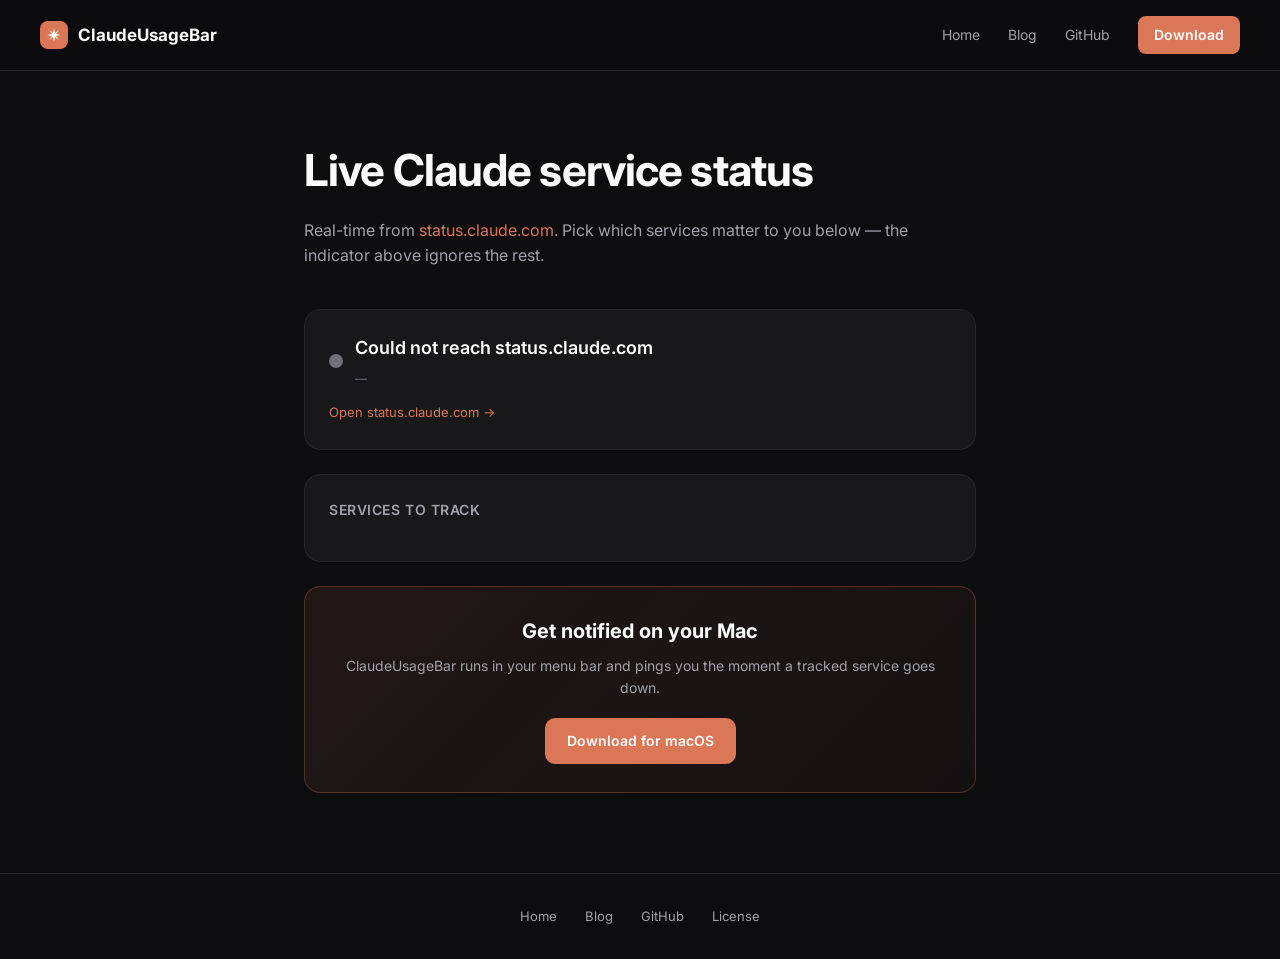
<file: website/status.html>
<!DOCTYPE html>
<html lang="en" style="background-color: #0d0d0f;">
<head>
  <meta charset="UTF-8">
  <meta name="viewport" content="width=device-width, initial-scale=1.0">
  <meta name="theme-color" content="#0d0d0f">
  <meta name="color-scheme" content="dark">
  <link rel="icon" type="image/svg+xml" href="favicon.svg">
  <link rel="apple-touch-icon" href="apple-touch-icon.png">
  <link rel="canonical" href="https://claudeusagebar.com/status">
  <title>Claude status — ClaudeUsageBar</title>
  <meta name="description" content="Live Claude service status. Track only the services that matter to you — claude.ai, the API, Claude Code, Console, Cowork, or Government.">
  <meta property="og:type" content="website">
  <meta property="og:url" content="https://claudeusagebar.com/status">
  <meta property="og:title" content="Live Claude service status">
  <meta property="og:description" content="Real-time from status.claude.com. Track only what you use.">
  <meta property="og:image" content="https://claudeusagebar.com/og-image.png">
  <meta name="twitter:card" content="summary_large_image">
  <meta name="twitter:title" content="Live Claude service status">
  <meta name="twitter:description" content="Real-time from status.claude.com. Track only what you use.">
  <link rel="preconnect" href="https://fonts.googleapis.com">
  <link rel="preconnect" href="https://fonts.gstatic.com" crossorigin>
  <link href="https://fonts.googleapis.com/css2?family=Inter:wght@400;500;600;700&display=swap" rel="stylesheet">
  <style>
    :root {
      --claude-orange: #da7756;
      --bg-dark: #0d0d0f;
      --bg-card: #18181b;
      --bg-card-hover: #1f1f23;
      --text-primary: #fafafa;
      --text-secondary: #a1a1aa;
      --text-muted: #71717a;
      --border: #27272a;
    }
    * { margin: 0; padding: 0; box-sizing: border-box; }
    html { scroll-behavior: smooth; background-color: #0d0d0f !important; }
    body {
      font-family: 'Inter', -apple-system, BlinkMacSystemFont, sans-serif;
      background-color: #0d0d0f !important;
      color: var(--text-primary);
      line-height: 1.6;
      min-height: 100vh;
    }
    a { color: inherit; text-decoration: none; }

    /* Nav */
    nav {
      position: sticky; top: 0; z-index: 50;
      background: rgba(13, 13, 15, 0.85);
      backdrop-filter: blur(20px);
      border-bottom: 1px solid var(--border);
      padding: 16px 32px;
    }
    .nav-content {
      max-width: 1200px; margin: 0 auto;
      display: flex; align-items: center; justify-content: space-between;
    }
    .logo { display: flex; align-items: center; gap: 10px; font-weight: 700; font-size: 17px; color: var(--text-primary); }
    .logo-icon { width: 28px; height: 28px; background: var(--claude-orange); border-radius: 8px; display: flex; align-items: center; justify-content: center; }
    .logo-icon svg { width: 16px; height: 16px; }
    .nav-links { display: flex; gap: 28px; align-items: center; }
    .nav-links a { font-size: 14px; color: var(--text-secondary); transition: color .2s; }
    .nav-links a:hover { color: var(--text-primary); }
    .nav-cta { background: var(--claude-orange); color: white !important; padding: 8px 16px; border-radius: 8px; font-weight: 600; }
    .nav-cta:hover { background: #b85a42; }

    /* Page */
    .page {
      max-width: 720px; margin: 0 auto; padding: 64px 24px 80px;
    }
    h1 {
      font-size: clamp(28px, 5vw, 44px);
      font-weight: 700;
      letter-spacing: -0.02em;
      margin-bottom: 12px;
    }
    .sub {
      color: var(--text-secondary);
      font-size: 16px;
      margin-bottom: 40px;
    }

    /* Status card */
    .status-card {
      background: var(--bg-card);
      border: 1px solid var(--border);
      border-radius: 16px;
      padding: 24px;
      margin-bottom: 24px;
    }
    .status-header {
      display: flex; align-items: center; gap: 12px;
    }
    .status-dot {
      width: 14px; height: 14px; border-radius: 50%;
      transition: background-color .3s;
      flex-shrink: 0;
    }
    .status-dot.green   { background: #21c55d; box-shadow: 0 0 0 4px rgba(33,197,93,.15); }
    .status-dot.yellow,
    .status-dot.minor   { background: #facc15; box-shadow: 0 0 0 4px rgba(250,204,21,.15); }
    .status-dot.orange,
    .status-dot.major   { background: #ff8c42; box-shadow: 0 0 0 4px rgba(255,140,66,.15); }
    .status-dot.red,
    .status-dot.critical{ background: #ff3b30; box-shadow: 0 0 0 4px rgba(255,59,48,.15); }
    .status-dot.gray    { background: var(--text-muted); }
    .status-label {
      font-size: 18px; font-weight: 600;
    }
    .status-checked {
      margin-top: 6px;
      color: var(--text-muted);
      font-size: 12px;
    }
    .status-source-link {
      display: inline-block;
      margin-top: 14px;
      color: var(--claude-orange);
      font-size: 13px;
      text-decoration: none;
    }
    .status-source-link:hover { text-decoration: underline; }

    /* Incident card */
    .incidents { display: flex; flex-direction: column; gap: 12px; margin-bottom: 24px; }
    .incident {
      background: rgba(255,140,66,.06);
      border: 1px solid rgba(255,140,66,.25);
      border-radius: 12px;
      padding: 16px 18px;
    }
    .incident-title {
      font-weight: 600; font-size: 15px; margin-bottom: 8px;
    }
    .incident-meta {
      display: flex; align-items: center; gap: 8px; margin-bottom: 10px;
      flex-wrap: wrap;
    }
    .incident-badge {
      font-size: 10px; font-weight: 700; letter-spacing: 0.04em;
      padding: 2px 8px; border-radius: 4px; text-transform: uppercase;
      color: white;
    }
    .incident-badge.investigating { background: #d9534f; }
    .incident-badge.identified    { background: #f0ad4e; }
    .incident-badge.monitoring    { background: #5bc0de; }
    .incident-badge.resolved      { background: #5cb85c; }
    .incident-time {
      color: var(--text-muted); font-size: 12px;
    }
    .incident-body {
      color: var(--text-secondary); font-size: 13px;
    }

    /* Tracked services */
    .panel {
      background: var(--bg-card);
      border: 1px solid var(--border);
      border-radius: 16px;
      padding: 24px;
      margin-bottom: 24px;
    }
    .panel-title {
      font-size: 14px; font-weight: 600; color: var(--text-secondary);
      letter-spacing: 0.04em; text-transform: uppercase;
      margin-bottom: 16px;
    }
    .service-row {
      display: flex; align-items: center; gap: 12px;
      padding: 10px 0; border-top: 1px solid var(--border);
    }
    .service-row:first-of-type { border-top: 0; padding-top: 0; }
    .service-row:last-of-type  { padding-bottom: 0; }
    .service-row label {
      display: flex; align-items: center; gap: 10px;
      cursor: pointer; flex: 1; font-size: 14px;
    }
    .service-row input[type=checkbox] {
      width: 16px; height: 16px; accent-color: var(--claude-orange);
      cursor: pointer;
    }
    .service-row .service-state {
      font-size: 11px; color: var(--text-muted);
      padding: 3px 8px; border: 1px solid var(--border); border-radius: 999px;
    }
    .service-state.bad { color: #ff8c42; border-color: rgba(255,140,66,.4); }

    /* CTA */
    .cta {
      background: linear-gradient(135deg, rgba(218,119,86,.10), rgba(218,119,86,.04));
      border: 1px solid rgba(218,119,86,.3);
      border-radius: 16px;
      padding: 28px;
      text-align: center;
    }
    .cta h2 {
      font-size: 20px; font-weight: 700; margin-bottom: 8px;
    }
    .cta p {
      color: var(--text-secondary); font-size: 14px; margin-bottom: 18px;
    }
    .cta a {
      display: inline-block;
      background: var(--claude-orange);
      color: white !important;
      padding: 12px 22px;
      border-radius: 10px;
      font-weight: 600;
      font-size: 14px;
      transition: background .2s, transform .1s;
    }
    .cta a:hover { background: #b85a42; }
    .cta a:active { transform: translateY(1px); }

    /* Empty */
    .empty {
      color: var(--text-muted);
      font-size: 14px;
      text-align: center;
      padding: 24px;
      background: var(--bg-card);
      border: 1px dashed var(--border);
      border-radius: 12px;
      margin-bottom: 24px;
    }

    /* Footer */
    footer {
      border-top: 1px solid var(--border);
      padding: 32px 24px;
      text-align: center;
      color: var(--text-muted);
      font-size: 13px;
    }
    footer a { color: var(--text-secondary); margin: 0 12px; }
    footer a:hover { color: var(--text-primary); }

    @media (max-width: 640px) {
      .nav-links a:not(.nav-cta) { display: none; }
      .nav-links a.nav-cta { display: inline-block; }
      .page { padding: 40px 16px 64px; }
    }
  </style>
</head>
<body>

<nav>
  <div class="nav-content">
    <a href="/" class="logo">
      <span class="logo-icon">
        <svg viewBox="0 0 16 16" fill="none"><path d="M8 1L9 6L13 3L10 7L15 8L10 9L13 13L9 10L8 15L7 10L3 13L6 9L1 8L6 7L3 3L7 6L8 1Z" fill="white"/></svg>
      </span>
      <span>ClaudeUsageBar</span>
    </a>
    <div class="nav-links">
      <a href="/">Home</a>
      <a href="/blog/">Blog</a>
      <a href="https://github.com/Artzainnn/ClaudeUsageBar" target="_blank">GitHub</a>
      <a href="https://github.com/Artzainnn/ClaudeUsageBar/releases/latest/download/ClaudeUsageBar-Installer.dmg" class="nav-cta">Download</a>
    </div>
  </div>
</nav>

<main class="page">
  <h1>Live Claude service status</h1>
  <p class="sub">Real-time from <a href="https://status.claude.com" target="_blank" style="color:var(--claude-orange)">status.claude.com</a>. Pick which services matter to you below — the indicator above ignores the rest.</p>

  <!-- Status summary -->
  <section class="status-card">
    <div class="status-header">
      <span class="status-dot gray" id="statusDot"></span>
      <div>
        <div class="status-label" id="statusLabel">Loading status…</div>
        <div class="status-checked" id="statusChecked">—</div>
      </div>
    </div>
    <a class="status-source-link" href="https://status.claude.com" target="_blank">Open status.claude.com →</a>
  </section>

  <!-- Active incidents (rendered dynamically) -->
  <section id="incidentsContainer"></section>

  <!-- Tracked services -->
  <section class="panel">
    <div class="panel-title">Services to track</div>
    <div id="servicesList"></div>
  </section>

  <!-- CTA -->
  <section class="cta">
    <h2>Get notified on your Mac</h2>
    <p>ClaudeUsageBar runs in your menu bar and pings you the moment a tracked service goes down.</p>
    <a href="https://github.com/Artzainnn/ClaudeUsageBar/releases/latest/download/ClaudeUsageBar-Installer.dmg" data-fast-goal="download_macos">Download for macOS</a>
  </section>
</main>

<footer>
  <a href="/">Home</a>
  <a href="/blog/">Blog</a>
  <a href="https://github.com/Artzainnn/ClaudeUsageBar" target="_blank">GitHub</a>
  <a href="https://github.com/Artzainnn/ClaudeUsageBar/blob/main/LICENSE" target="_blank">License</a>
</footer>

<script>
  const ENDPOINT = 'https://status.claude.com/api/v2/summary.json';
  const STORAGE_KEY = 'cub_tracked_components';

  let allComponents = []; // [{id, name, status}]
  let selectedIds = null; // Set<string>
  let incidents   = [];

  // ---- localStorage helpers ----
  function loadSelection() {
    try {
      const raw = localStorage.getItem(STORAGE_KEY);
      if (raw) return new Set(JSON.parse(raw));
    } catch (e) {}
    return null;
  }
  function saveSelection() {
    localStorage.setItem(STORAGE_KEY, JSON.stringify([...selectedIds]));
  }

  // ---- Severity mapping ----
  const SEVERITY = {
    operational: 0, under_maintenance: 1, degraded_performance: 1,
    partial_outage: 2, major_outage: 3
  };
  function effectiveIndicator() {
    const tracked = allComponents.filter(c => selectedIds.has(c.id));
    const max = tracked.reduce((m, c) => Math.max(m, SEVERITY[c.status] ?? 0), 0);
    return ['none','minor','major','critical'][max] || 'none';
  }
  function statusToColor(ind) {
    return { none:'green', minor:'yellow', major:'orange', critical:'red' }[ind] || 'gray';
  }
  function componentLabel(s) {
    return ({
      degraded_performance: 'degraded',
      partial_outage: 'partial outage',
      major_outage: 'major outage',
      under_maintenance: 'maintenance',
      operational: 'operational'
    })[s] || s;
  }

  // ---- Time helper ----
  function relativeTime(d) {
    const s = Math.floor((Date.now() - d.getTime()) / 1000);
    if (s < 60)    return 'just now';
    if (s < 3600)  { const m = Math.floor(s/60);   return `${m} min${m===1?'':'s'} ago`; }
    if (s < 86400) { const h = Math.floor(s/3600); return `${h} hour${h===1?'':'s'} ago`; }
    const d2 = Math.floor(s/86400); return `${d2} day${d2===1?'':'s'} ago`;
  }

  // ---- Fetch + render ----
  async function refresh() {
    try {
      const res = await fetch(ENDPOINT, { cache: 'no-store' });
      const j   = await res.json();

      allComponents = (j.components || []).map(c => ({
        id: c.id, name: c.name, status: c.status
      }));

      incidents = (j.incidents || []).filter(i =>
        i.status !== 'resolved' && i.status !== 'postmortem'
      ).map(i => ({
        id: i.id,
        name: i.name,
        status: i.status,
        body: (i.incident_updates && i.incident_updates[0] && i.incident_updates[0].body) || '',
        updatedAt: (i.incident_updates && i.incident_updates[0] && i.incident_updates[0].created_at)
          ? new Date(i.incident_updates[0].created_at) : null,
        componentIds: (i.components || []).map(c => c.id)
      }));

      // First-run default: track everything except "Government"
      if (selectedIds === null) {
        const saved = loadSelection();
        if (saved) {
          selectedIds = saved;
        } else {
          selectedIds = new Set(
            allComponents
              .filter(c => !/government/i.test(c.name))
              .map(c => c.id)
          );
        }
      }

      render(new Date());
    } catch (err) {
      console.error('status fetch failed', err);
      document.getElementById('statusLabel').textContent = 'Could not reach status.claude.com';
      document.getElementById('statusDot').className = 'status-dot gray';
    }
  }

  function render(checkedAt) {
    // Top status
    const ind = effectiveIndicator();
    const dot = document.getElementById('statusDot');
    dot.className = 'status-dot ' + statusToColor(ind);

    const label = document.getElementById('statusLabel');
    label.textContent = ind === 'none'
      ? 'All tracked Claude services operational'
      : labelForIssue(ind);

    document.getElementById('statusChecked').textContent =
      `Last checked ${relativeTime(checkedAt)} · auto-refreshes every 60s`;

    // Incidents — filter by tracked components (incidents w/ no components ⇒ global, show)
    const filtered = incidents.filter(i =>
      i.componentIds.length === 0 || i.componentIds.some(id => selectedIds.has(id))
    );
    renderIncidents(filtered);

    // Services list
    renderServices();
  }

  function labelForIssue() {
    const affected = allComponents.filter(c => selectedIds.has(c.id) && c.status !== 'operational');
    if (affected.length === 0) return 'Service degradation';
    if (affected.length === 1) {
      const short = affected[0].name.replace(/\s*\(.*?\)\s*$/, '');
      return `${short}: ${componentLabel(affected[0].status)}`;
    }
    return `${affected.length} services affected`;
  }

  function renderIncidents(list) {
    const c = document.getElementById('incidentsContainer');
    if (!list.length) {
      c.innerHTML = `<div class="empty">No active incidents on tracked services.</div>`;
      return;
    }
    c.innerHTML = `<div class="incidents">${list.map(i => `
      <div class="incident">
        <div class="incident-title">${escapeHtml(i.name)}</div>
        <div class="incident-meta">
          <span class="incident-badge ${i.status}">${i.status}</span>
          ${i.updatedAt ? `<span class="incident-time">Updated ${relativeTime(i.updatedAt)}</span>` : ''}
        </div>
        ${i.body ? `<div class="incident-body">${escapeHtml(i.body)}</div>` : ''}
      </div>
    `).join('')}</div>`;
  }

  function renderServices() {
    const list = document.getElementById('servicesList');
    list.innerHTML = allComponents.map(c => {
      const tracked = selectedIds.has(c.id);
      const isBad = c.status !== 'operational';
      return `
        <div class="service-row">
          <label>
            <input type="checkbox" ${tracked ? 'checked' : ''} data-id="${c.id}">
            <span>${escapeHtml(c.name)}</span>
          </label>
          <span class="service-state ${isBad ? 'bad' : ''}">${componentLabel(c.status)}</span>
        </div>
      `;
    }).join('');

    list.querySelectorAll('input[type=checkbox]').forEach(input => {
      input.addEventListener('change', () => {
        const id = input.getAttribute('data-id');
        if (input.checked) selectedIds.add(id);
        else                selectedIds.delete(id);
        saveSelection();
        render(new Date());
      });
    });
  }

  function escapeHtml(s) {
    return (s || '').replace(/[&<>"']/g, c => ({'&':'&amp;','<':'&lt;','>':'&gt;','"':'&quot;',"'":'&#39;'}[c]));
  }

  // Initial fetch + auto-refresh every 60s
  refresh();
  setInterval(refresh, 60000);
</script>

</body>
</html>
</file>
